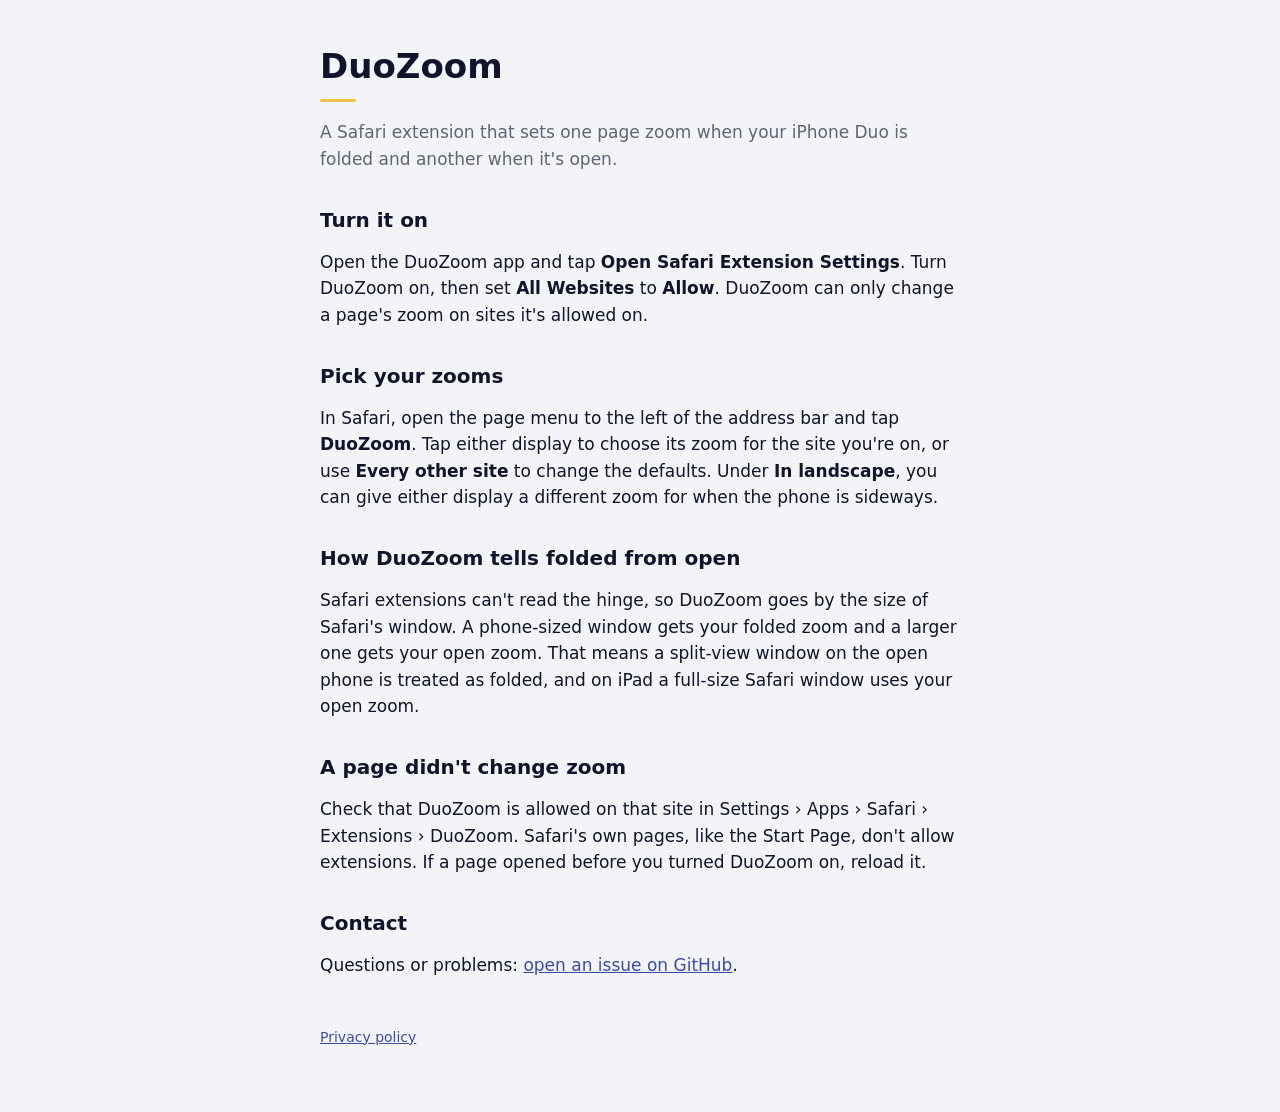
<file: index.html>
<!doctype html>
<html lang="en">
<head>
    <meta charset="utf-8">
    <meta name="viewport" content="width=device-width, initial-scale=1">
    <title>DuoZoom Support</title>
    <link rel="stylesheet" href="style.css">
</head>
<body>
    <h1>DuoZoom</h1>
    <p class="lede">A Safari extension that sets one page zoom when your iPhone Duo is folded and another when it's open.</p>

    <h2>Turn it on</h2>
    <p>Open the DuoZoom app and tap <strong>Open Safari Extension Settings</strong>. Turn DuoZoom on, then set <strong>All Websites</strong> to <strong>Allow</strong>. DuoZoom can only change a page's zoom on sites it's allowed on.</p>

    <h2>Pick your zooms</h2>
    <p>In Safari, open the page menu to the left of the address bar and tap <strong>DuoZoom</strong>. Tap either display to choose its zoom for the site you're on, or use <strong>Every other site</strong> to change the defaults. Under <strong>In landscape</strong>, you can give either display a different zoom for when the phone is sideways.</p>

    <h2>How DuoZoom tells folded from open</h2>
    <p>Safari extensions can't read the hinge, so DuoZoom goes by the size of Safari's window. A phone-sized window gets your folded zoom and a larger one gets your open zoom. That means a split-view window on the open phone is treated as folded, and on iPad a full-size Safari window uses your open zoom.</p>

    <h2>A page didn't change zoom</h2>
    <p>Check that DuoZoom is allowed on that site in Settings › Apps › Safari › Extensions › DuoZoom. Safari's own pages, like the Start Page, don't allow extensions. If a page opened before you turned DuoZoom on, reload it.</p>

    <h2>Contact</h2>
    <p>Questions or problems: <a href="https://github.com/d0lb33/DuoZoom-site/issues">open an issue on GitHub</a>.</p>

    <footer><a href="privacy.html">Privacy policy</a></footer>
</body>
</html>
</file>
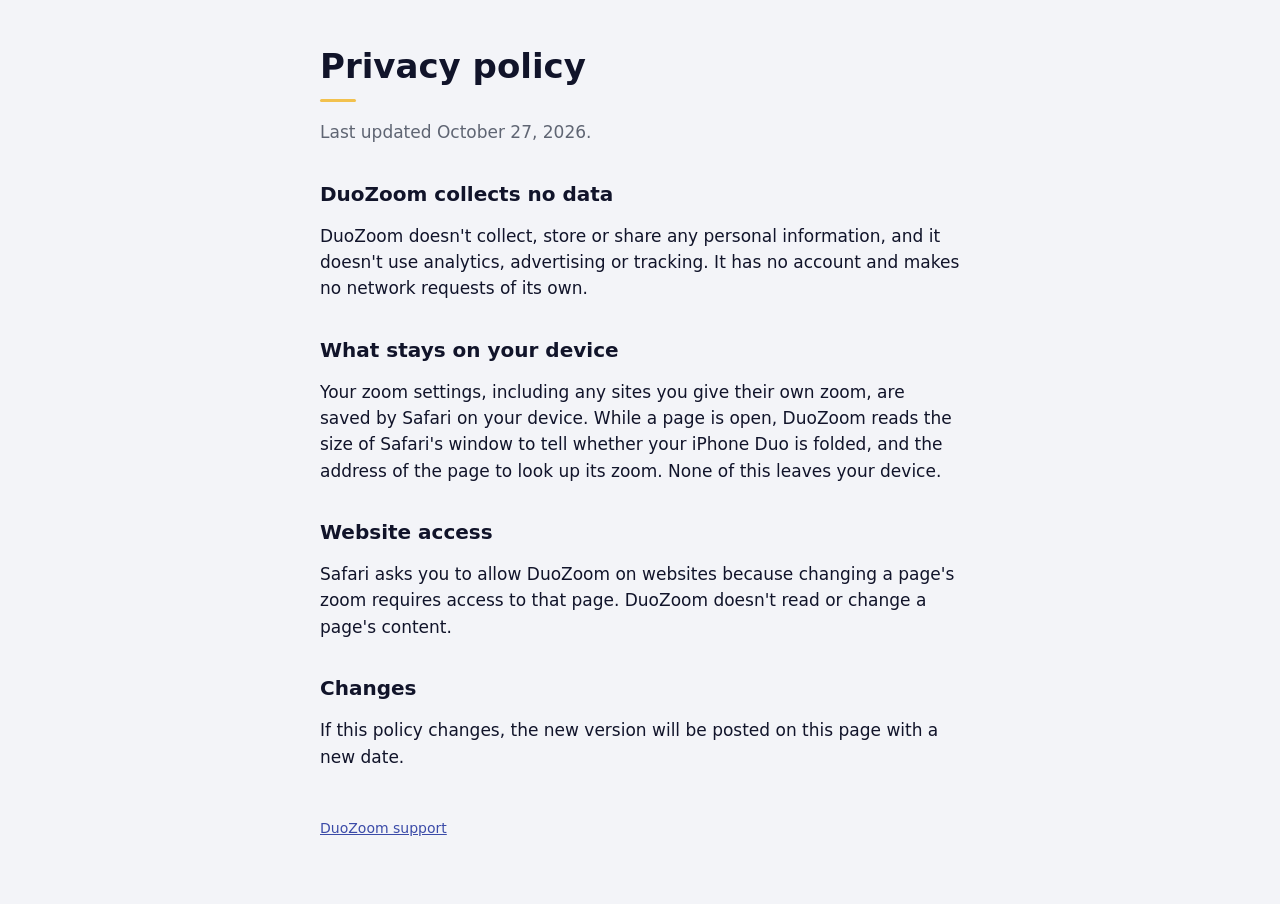
<file: privacy.html>
<!doctype html>
<html lang="en">
<head>
    <meta charset="utf-8">
    <meta name="viewport" content="width=device-width, initial-scale=1">
    <title>DuoZoom Privacy</title>
    <link rel="stylesheet" href="style.css">
</head>
<body>
    <h1>Privacy policy</h1>
    <p class="lede">Last updated October 27, 2026.</p>

    <h2>DuoZoom collects no data</h2>
    <p>DuoZoom doesn't collect, store or share any personal information, and it doesn't use analytics, advertising or tracking. It has no account and makes no network requests of its own.</p>

    <h2>What stays on your device</h2>
    <p>Your zoom settings, including any sites you give their own zoom, are saved by Safari on your device. While a page is open, DuoZoom reads the size of Safari's window to tell whether your iPhone Duo is folded, and the address of the page to look up its zoom. None of this leaves your device.</p>

    <h2>Website access</h2>
    <p>Safari asks you to allow DuoZoom on websites because changing a page's zoom requires access to that page. DuoZoom doesn't read or change a page's content.</p>

    <h2>Changes</h2>
    <p>If this policy changes, the new version will be posted on this page with a new date.</p>

    <footer><a href="index.html">DuoZoom support</a></footer>
</body>
</html>
</file>
<file: style.css>
:root {
    color-scheme: light dark;
    --background: #f3f4f8;
    --ink: #11142a;
    --muted: #5f6573;
    --starlight: #f2c14e;
    --link: #3b4ba8;
}

@media (prefers-color-scheme: dark) {
    :root {
        --background: #11142a;
        --ink: #f3f4f8;
        --muted: #a3a9b6;
        --link: #f2c14e;
    }
}

body {
    max-width: 640px;
    margin: 0 auto;
    padding: 48px 20px 64px;
    color: var(--ink);
    background: var(--background);
    font: 17px/1.55 system-ui, sans-serif;
}

h1 {
    margin: 0 0 4px;
    font: 700 34px/1.1 ui-rounded, system-ui, sans-serif;
}

h1::after {
    content: "";
    display: block;
    width: 36px;
    height: 3px;
    margin-top: 14px;
    background: var(--starlight);
    border-radius: 2px;
}

h2 {
    margin: 36px 0 8px;
    font: 600 20px ui-rounded, system-ui, sans-serif;
}

.lede {
    color: var(--muted);
}

a {
    color: var(--link);
}

footer {
    margin-top: 48px;
    color: var(--muted);
    font-size: 14px;
}
</file>
